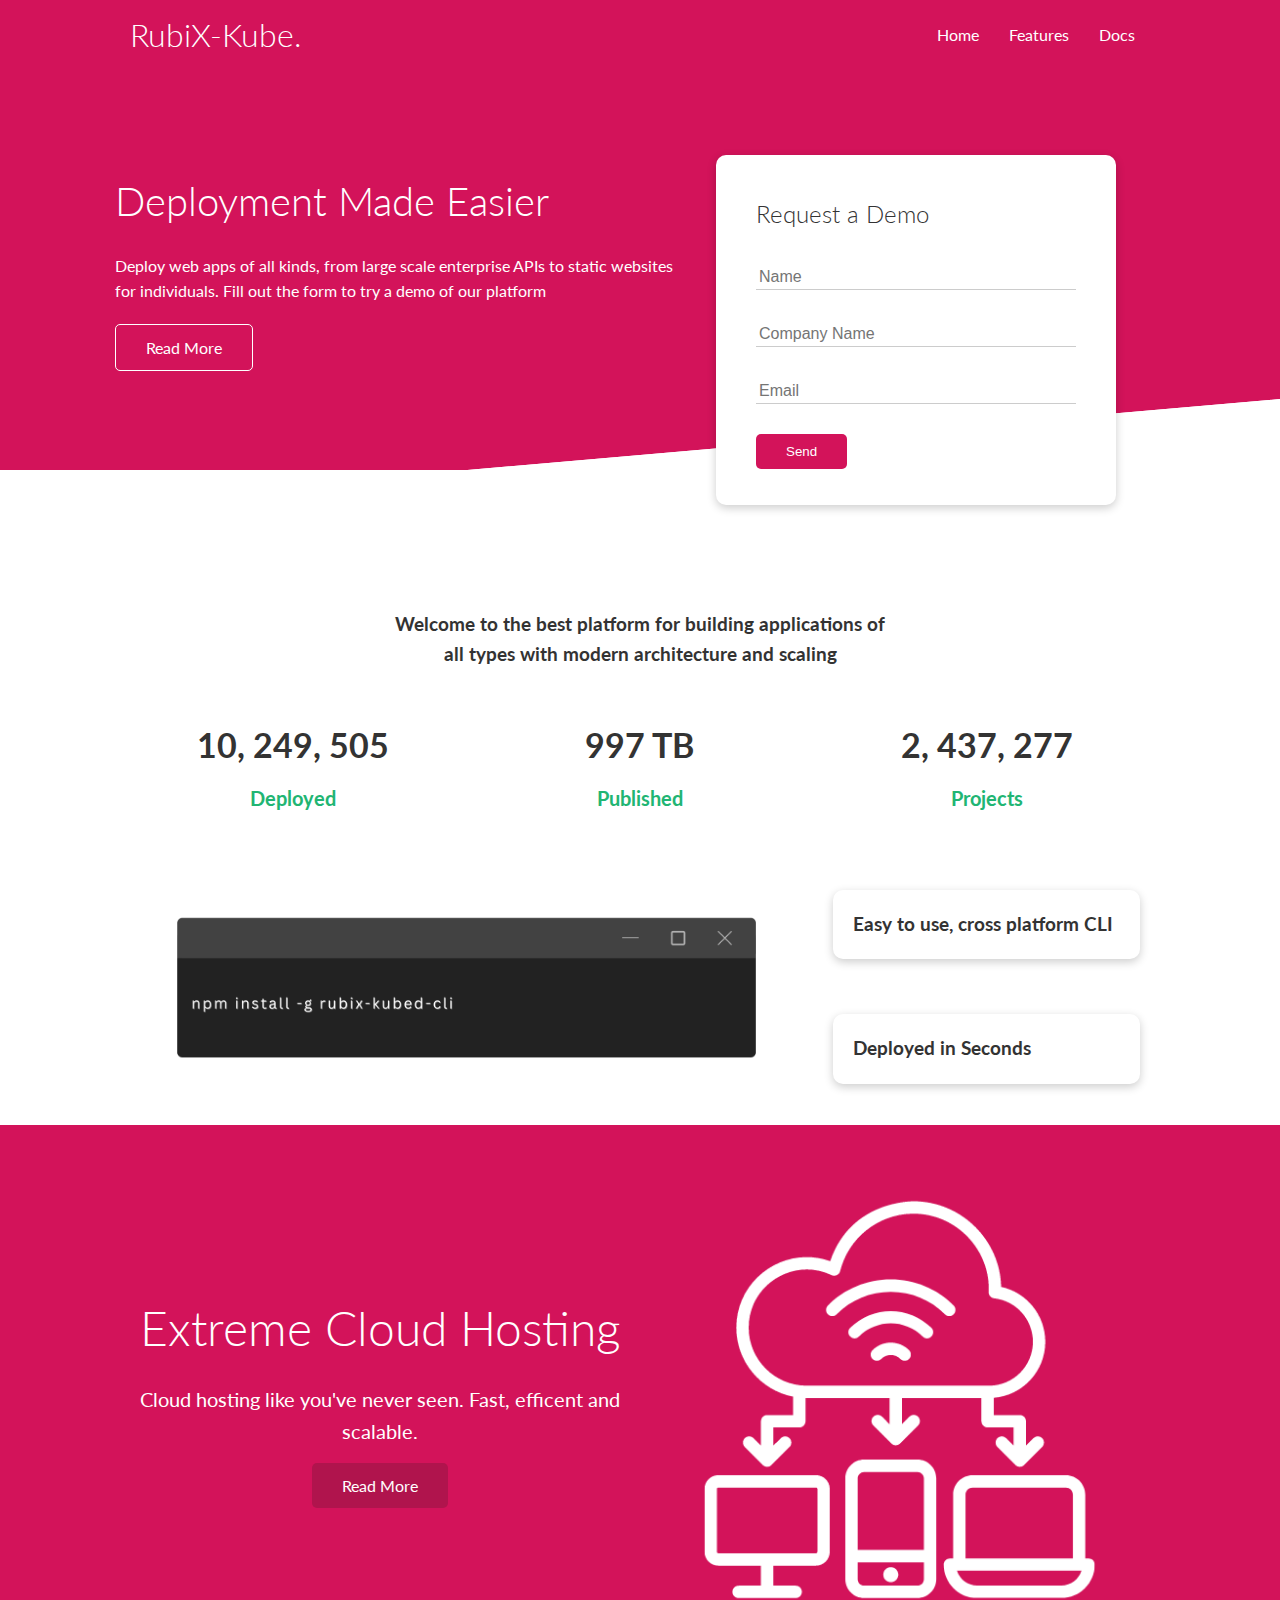
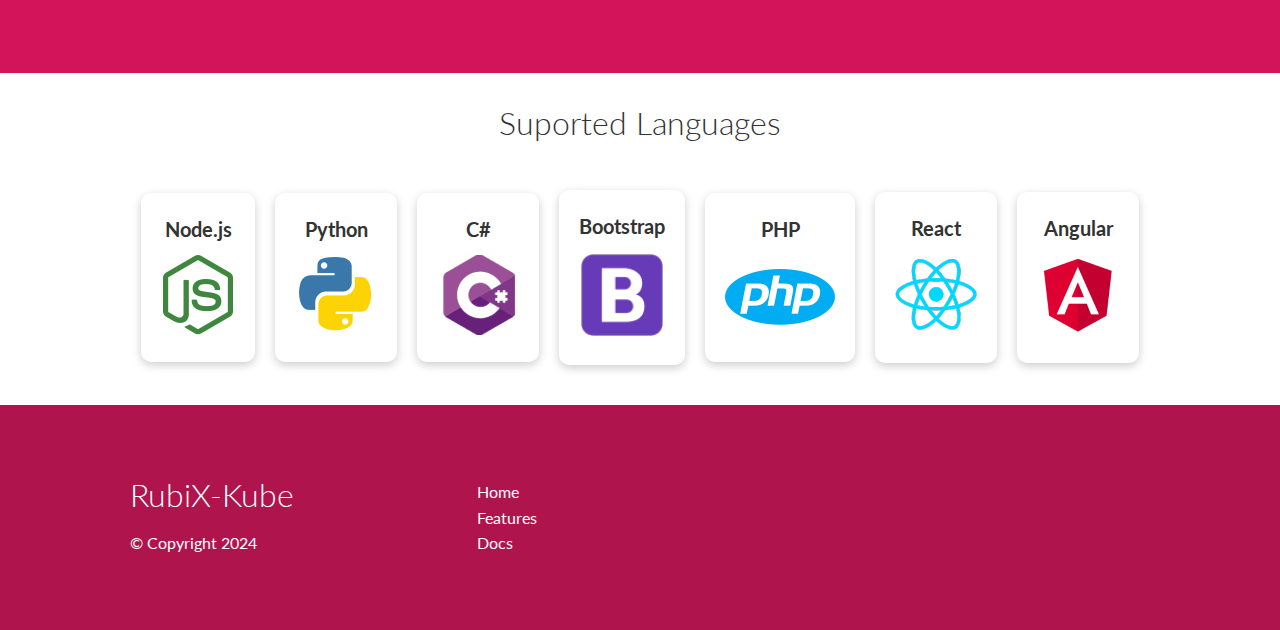
<file: index.html>
<!DOCTYPE html>
<html lang="en">
<head>
    <meta charset="UTF-8">
    <meta name="viewport" content="width=device-width, initial-scale=1.0">
    <link rel="stylesheet" href="css/utilities.css">
    <link rel="stylesheet" href="css/stylesheet.css">
    <link rel="stylesheet" href="https://cdnjs.cloudflare.com/ajax/libs/font-awesome/6.5.1/css/all.min.css" integrity="sha512-DTOQO9RWCH3ppGqcWaEA1BIZOC6xxalwEsw9c2QQeAIftl+Vegovlnee1c9QX4TctnWMn13TZye+giMm8e2LwA==" crossorigin="anonymous" referrerpolicy="no-referrer" />
    <link rel="icon" type="images/x-icon" href="images/favicon.png">
    <title>RubriX-Kube | Cloud Hosting for Everyone </title>
</head>
<body>
    <!-- Navbar -->
    <div class="navbar">
        <div class="container flex">
            <h1 class="logo">RubiX-Kube.</h1>
            <nav>
                <ul>
                    <li><a href="index.html">Home</a></li>
                    <li><a href="features.html">Features</a></li>
                    <li><a href="docs.html">Docs</a></li>
                </ul>
            </nav>
        </div>
    </div>
 
    <!-- Hero -->
    <section class="hero">
        <div class="container grid">
            <div class="hero-text">
                <h1>Deployment Made Easier</h1>
                <p>Deploy web apps of all kinds, from large scale enterprise APIs to static websites for individuals. Fill out the form to try a demo of our platform</p>
                <a href="features.html" class="btn btn-outline">Read More</a>
            </div>
            <div class="hero-form card">
                <h2>Request a Demo</h2>
                <form>
                    <div class="form-control">
                        <input type="text" name="name" id="name" placeholder="Name" required>
                    </div>
                    <div class="form-control">
                        <input type="text" name="company" id="company" placeholder="Company Name" required>
                    </div>
                    <div class="form-control">
                        <input type="email" name="email" id="Email" placeholder="Email">
                    </div>
                    <input type="submit" value="Send" class="btn btn-primary">
                </form>
            </div>
        </div>
       
    </section>
 
    <!-- Stats -->
    <section class="stats">
        <div class="container">
            <h3 class="stats-heading text-center my-1">
                Welcome to the best platform for building applications of all types with modern architecture and scaling
            </h3>
            <div class="grid grid-3 text-center my-4">
                <div>
                    <i class="fas fa-server fa-3x"></i>
                    <h3>10, 249, 505</h3>
                    <p class="text-secondary">Deployed</p>
                </div>
                <div>
                    <i class="fas fa-cloud-arrow-up fa-3x"></i>
                    <h3>997 TB</h3>
                    <p class="text-secondary">Published</p>
                </div>
                <div>
                    <i class="fas fa-project-diagram fa-3x"></i>
                    <h3>2, 437, 277</h3>
                    <p class="text-secondary">Projects</p>
                </div>
            </div>
 
        </div>
    </section>
    <!-- Cli -->
    <section class="cli">
        <div class="container grid">
            <img src="images/cli.png" alt="Cli">
            <div class="card">
                <h3>Easy to use, cross platform CLI</h3>
            </div>
            <div class="card">
                <h3>Deployed in Seconds</h3>
            </div>
        </div>
    </section>
 
    <!-- Cloud -->
   <section class="cloud bg-primary my-2 py-2">
        <div class="container grid">
            <div class="text-center">
                <h2 class="lg">Extreme Cloud Hosting</h2>
                <p class="lead my-1">Cloud hosting like you've never seen. Fast, efficent and scalable.</p>
                <a href="features.html" class="btn btn-dark">Read More</a>
            </div>
            <img src="images/cloud.png" alt="">
        </div>
    </section>
 
    <!-- Languages -->
    <section class="languages">
        <h2 class="md text-center my-2">
            Suported Languages
        </h2>
        <div class="container flex">
            <div class="card">
                <h4>Node.js</h4>
                <img src="images/logos/node.png" alt="">
            </div>
            <div class="card">
                <h4>Python</h4>
                <img src="images/logos/python.png" alt="">
            </div>
            <div class="card">
                <h4>C#</h4>
                <img src="images/logos/csharp.png" alt="">
            </div>
            <div class="card">
                <h4>Bootstrap</h4>
                <img src="images/logos/bootstrap.png" alt="">
            </div>
            <div class="card">
                <h4>PHP</h4>
                <img src="images/logos/php.png" alt="">
            </div>
            <div class="card">
                <h4>React</h4>
                <img src="images/logos/react.png" alt="">
            </div>
            <div class="card">
                <h4>Angular</h4>
                <img src="images/logos/angular.png" alt="">
            </div>
        </div>
    </section>
    <!--  Footer -->
    <footer class="footer bg-dark py-5">
        <div class="container grid grid-3">
            <div>
                <h1>RubiX-Kube</h1>
                <p>&copy; Copyright 2024</p>
            </div>
            <nav>
                <ul>
                    <li><a href="index.html">Home</a></li>
                    <li><a href="features.html">Features</a></li>
                    <li><a href="docs.html">Docs</a></li>
                </ul>
            </nav>
            <div class="social">
                <a href="https://github.com" target="_blank"><i class="fab fa-github  fa-2x"></i></a>
                <a href="https://www.facebook.com" target="_blank"><i class="fab fa-facebook  fa-2x"></i></a>
                <a href="https://www.instagram.com" target="_blank"><i class="fab fa-instagram  fa-2x"></i></a>
                <a href="https://twitter.com" target="_blank"><i class="fab fa-x-twitter  fa-2x"></i></a>
            </div>
        </div>
    </footer>
   
</body>
</html>
</file>
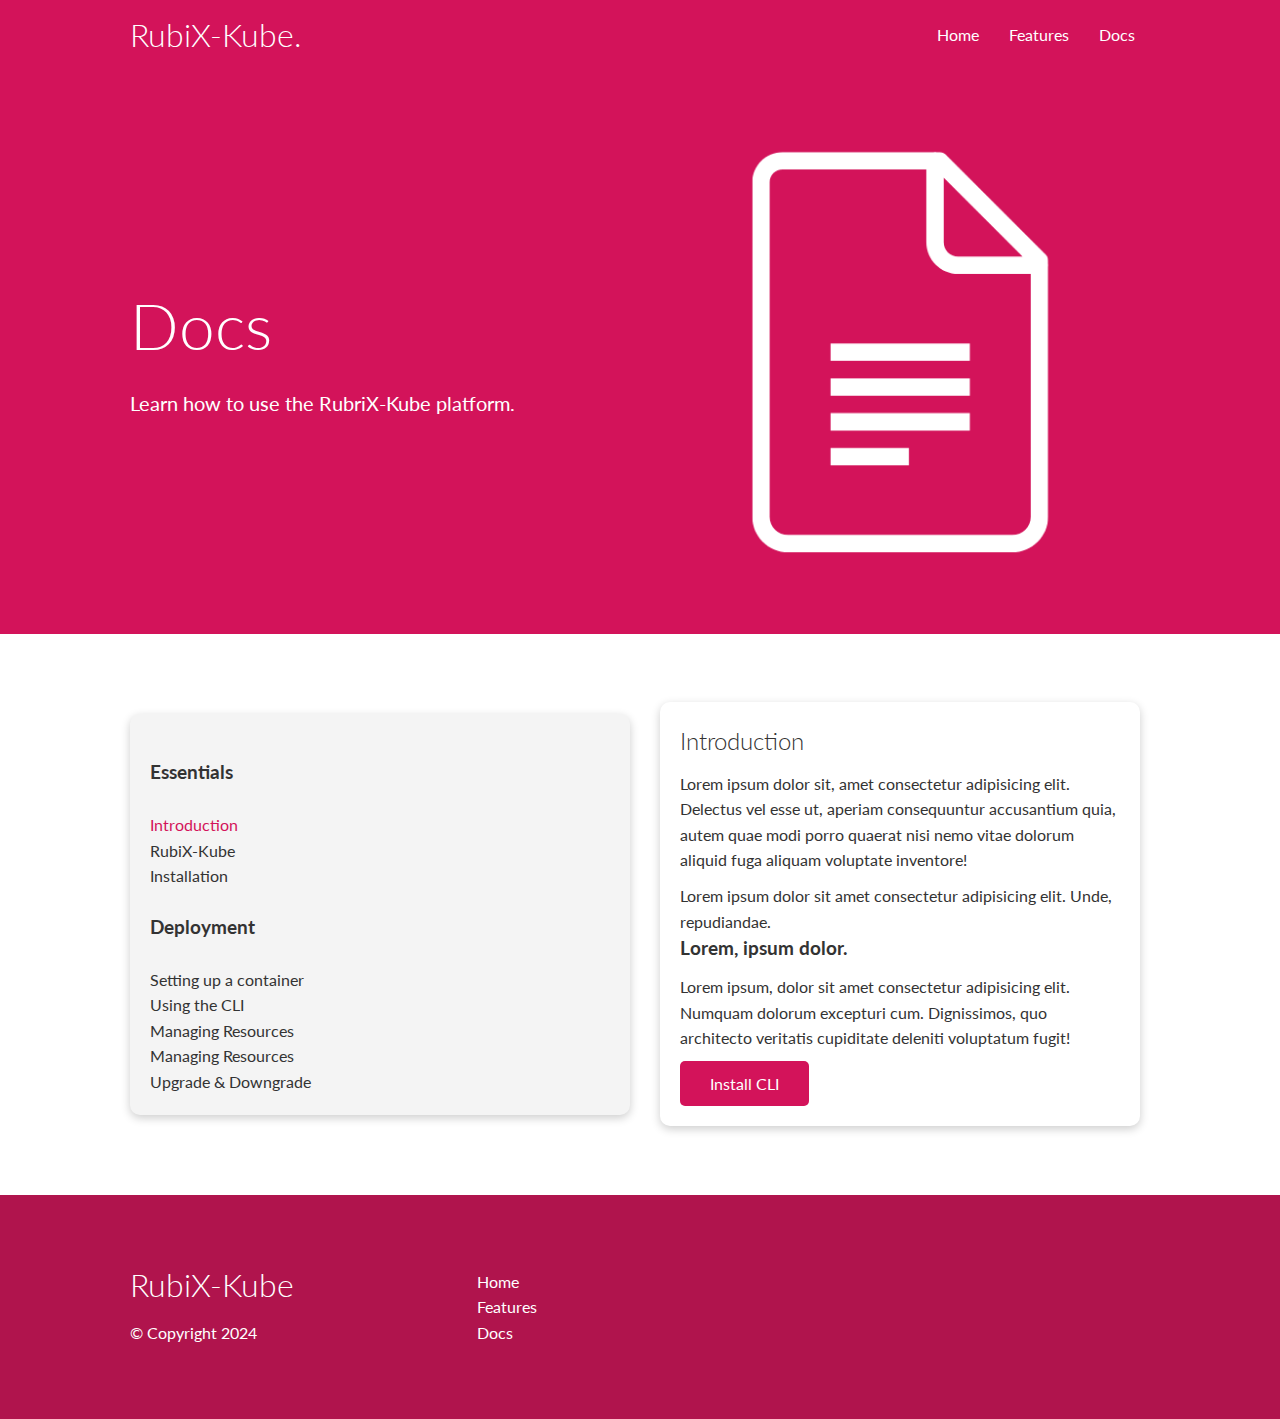
<file: docs.html>
<!DOCTYPE html>
<html lang="en">
<head>
    <meta charset="UTF-8">
    <meta name="viewport" content="width=device-width, initial-scale=1.0">
    <link rel="stylesheet" href="css/utilities.css">
    <link rel="stylesheet" href="css/stylesheet.css">
    <link rel="stylesheet" href="https://cdnjs.cloudflare.com/ajax/libs/font-awesome/6.5.1/css/all.min.css" integrity="sha512-DTOQO9RWCH3ppGqcWaEA1BIZOC6xxalwEsw9c2QQeAIftl+Vegovlnee1c9QX4TctnWMn13TZye+giMm8e2LwA==" crossorigin="anonymous" referrerpolicy="no-referrer" />
    <title>RubriX-Kube | Cloud Hosting for Everyone </title>
</head>
<body>
    <!-- Navbar -->
    <div class="navbar">
        <div class="container flex">
            <h1 class="logo">RubiX-Kube.</h1>
            <nav>
                <ul>
                    <li><a href="index.html">Home</a></li>
                    <li><a href="features.html">Features</a></li>
                    <li><a href="docs.html">Docs</a></li>
                </ul>
            </nav>
        </div>
    </div>
 
      <!-- Head -->
      <section class="docs-head bg-primary py-3">
        <div class="container grid">
            <div>
                <h1 class="xl">Docs</h1>
                <p class="lead">
                    Learn how to use the RubriX-Kube platform.
                </p>
            </div>
            <img src="images/docs.png" alt="Docs">
        </div>
    </section>
 
    <!-- Docs Main -->
    <section class="docs-main my-4">
        <div class="container grid">
            <div class="card bg-light p-3">
                <h3 class="my-2">Essentials</h3>
                <nav>
                    <ul>
                        <li><a class="text-primary" href="#">Introduction</a></li>
                        <li><a href="#">RubiX-Kube</a></li>
                        <li><a href="#">Installation</a></li>
                    </ul>
                </nav>
                <h3 class="my-2">Deployment</h3>
                <nav>
                    <ul>
                        <li><a href="#">Setting up a container</a></li>
                        <li><a href="#">Using the CLI</a></li>
                        <li><a href="#">Managing Resources</a></li>
                        <li><a href="#">Managing Resources</a></li>
                        <li><a href="#">Upgrade & Downgrade</a></li>
                    </ul>
                </nav>
            </div>
            <div class="card">
                <h2>Introduction</h2>
                <p>Lorem ipsum dolor sit, amet consectetur adipisicing elit. Delectus vel esse ut, aperiam consequuntur accusantium quia, autem quae modi porro quaerat nisi nemo vitae dolorum aliquid fuga aliquam voluptate inventore!</p>
                <div class="alert alert-success">
                    <i class="fas fa-info"></i> Lorem ipsum dolor sit amet consectetur adipisicing elit. Unde, repudiandae.
                </div>
                <h3>Lorem, ipsum dolor.</h3>
                <p>Lorem ipsum, dolor sit amet consectetur adipisicing elit. Numquam dolorum excepturi cum. Dignissimos, quo architecto veritatis cupiditate deleniti voluptatum fugit!</p>
                <a href="#" class="btn btn-primary">Install CLI
                </a>
            </div>
        </div>
    </section>
   
    <!--  Footer -->
    <footer class="footer bg-dark py-5">
        <div class="container grid grid-3">
            <div>
                <h1>RubiX-Kube</h1>
                <p>&copy; Copyright 2024</p>
            </div>
            <nav>
                <ul>
                    <li><a href="index.html">Home</a></li>
                    <li><a href="features.html">Features</a></li>
                    <li><a href="docs.html">Docs</a></li>
                </ul>
            </nav>
            <div class="social">
                <a href="https://github.com" target="_blank"><i class="fab fa-github  fa-2x"></i></a>
                <a href="https://www.facebook.com" target="_blank"><i class="fab fa-facebook  fa-2x"></i></a>
                <a href="https://www.instagram.com" target="_blank"><i class="fab fa-instagram  fa-2x"></i></a>
                <a href="https://twitter.com" target="_blank"><i class="fab fa-x-twitter  fa-2x"></i></a>
            </div>
        </div>
    </footer>
   
</body>
</html>
</file>
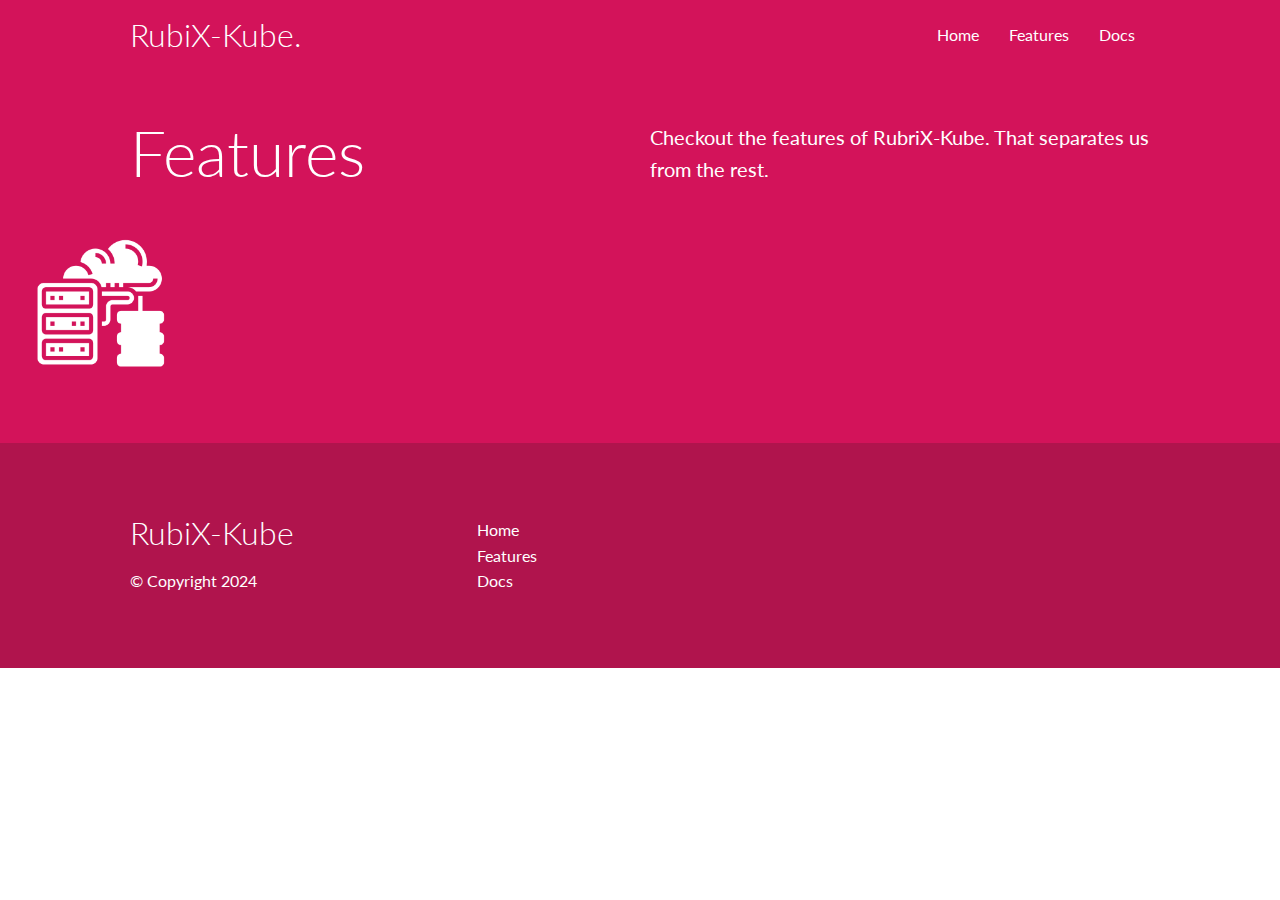
<file: features.html>
<!DOCTYPE html>
<html lang="en">
<head>
    <meta charset="UTF-8">
    <meta name="viewport" content="width=device-width, initial-scale=1.0">
    <link rel="stylesheet" href="css/utilities.css">
    <link rel="stylesheet" href="css/stylesheet.css">
    <link rel="stylesheet" href="https://cdnjs.cloudflare.com/ajax/libs/font-awesome/6.5.1/css/all.min.css" integrity="sha512-DTOQO9RWCH3ppGqcWaEA1BIZOC6xxalwEsw9c2QQeAIftl+Vegovlnee1c9QX4TctnWMn13TZye+giMm8e2LwA==" crossorigin="anonymous" referrerpolicy="no-referrer" />
    <link rel="icon" type="images/x-icon" href="images/favicon.png">
    <title>RubriX-Kube | Cloud Hosting for Everyone </title>
</head>
<body>
    <!-- Navbar -->
    <div class="navbar">
        <div class="container flex">
            <h1 class="logo">RubiX-Kube.</h1>
            <nav>
                <ul>
                    <li><a href="index.html">Home</a></li>
                    <li><a href="features.html">Features</a></li>
                    <li><a href="docs.html">Docs</a></li>
                </ul>
            </nav>
        </div>
    </div>
 <!--Head-->
   <section class="features-head bg-primary py-3">
    <div class="container grid">
        <h1 class="xl">Features</h1>
        <p class="lead">
            Checkout the features of RubriX-Kube. That separates us from the rest.
        </p>
    </div>
    <img src="images/server.png" alt="server">
   </section>
    <!--  Footer -->
    <footer class="footer bg-dark py-5">
        <div class="container grid grid-3">
            <div>
                <h1>RubiX-Kube</h1>
                <p>&copy; Copyright 2024</p>
            </div>
            <nav>
                <ul>
                    <li><a href="index.html">Home</a></li>
                    <li><a href="features.html">Features</a></li>
                    <li><a href="docs.html">Docs</a></li>
                </ul>
            </nav>
            <div class="social">
                <a href="https://github.com" target="_blank"><i class="fab fa-github  fa-2x"></i></a>
                <a href="https://www.facebook.com" target="_blank"><i class="fab fa-facebook  fa-2x"></i></a>
                <a href="https://www.instagram.com" target="_blank"><i class="fab fa-instagram  fa-2x"></i></a>
                <a href="https://twitter.com" target="_blank"><i class="fab fa-x-twitter  fa-2x"></i></a>
            </div>
        </div>
    </footer>
   
</body>
</html>
</file>
<file: css/utilities.css>
/* Utilities */
.container {
    max-width: 1100px;
    margin: 0 auto;
    overflow: auto;
    padding: 0 40px;
}
 
.card {
    background-color: #fff;
    color: #333;
    border-radius: 10px;
    box-shadow: 0 3px 10px rgba(0,0,0,0.2);
    padding: 20px;
    margin: 10px;
 
}
 
.btn {
    display: inline-block;
    padding: 10px 30px;
    cursor: pointer;
    background-color: var(--primary-color);
    color: #fff;
    border: none;
    border-radius: 5px;
}
 
.btn-outline {
    background-color: transparent;
    border: solid 1px #fff;
}
.btn:hover {
    transform: scale(.95);
}
 
.bg-primary,
.btn-primary {
    background-color: var(--primary-color);
    color: #fff;
}
.bg-secondary,
.btn-secondary {
    background-color: var(--secondary-color);
    color: #fff;
}
.bg-dark,
.btn-dark {
    background-color: var(--dark-color);
    color: #fff;
}
.bg-light,
.btn-light {
    background-color: var(--light-color);
    color: #333;
}
 
.bg-primary a,
.btn-primary a,
.bg-secondary a,
.btn-secondary a,
.bg-dark a,
.btn-dark a {
    color: #fff;
}
 
 
   
/* Text */
.text-center {
    text-align: center;
}
 
.text-primary {
    color: var(--primary-color);
   
}
.text-secondary {
    color: var(--secondary-color);
   
}
.text-dark {
    color: var(--dark-color);
   
}
.text-light {
    color: var(--light-color);
   
}
/*Text size */
.lead {
    font-size: 20px;
}

.sm {
    font-size: 1rem;
}

.md {
    font-size: 2rem;
}

.lg {
    font-size: 3rem;
}

.xl {
    font-size: 4rem;
}
 /*Alert*/

 
.flex {
    display: flex;
    justify-content: center;
    align-items: center;
    height: 100%;
}
 
.grid {
    display: grid;
    /*grid-template-columns: 300px 200px;*/
    /*grid-template-columns: 2fr 1fr;*/
   /* grid-template-columns: 1fr 1fr;*/
    grid-template-columns: repeat(2, 1fr);
    gap: 20px;
    justify-content: center;
    align-items: center;
    height: 100%;
}
 
.grid-3 {
    grid-template-columns: repeat(3, 1fr);
}
/* Margin for are my- */
/* rem unit is a css unity is amultiplier of the root elements (html tag) font size. If the root font size say html was 16px it would be 16px x (1)rem*/
.my-1 {
    margin: 1rem 0;
}
.my-2 {
    margin: 1.5rem 0;
}
.my-3 {
    margin: 2rem 0;
}
.my-4 {
    margin: 3rem 0;
}
.my-5 {
    margin: 4rem 0;
}
/* Places where we need margin all around (Remove 0 on copy paste)*/
.m-1 {
    margin: 1rem 0;
}
.m-2 {
    margin: 1.5rem 0;
}
.m-3 {
    margin: 2rem 0;
}
.m-4 {
    margin: 3rem 0;
}
.m-5 {
    margin: 4rem 0;
}
/* Padding for are py- */
/* rem unit is a css unity is amultiplier of the root elements (html tag) font size. If the root font size say html was 16px it would be 16px x (1)rem*/
.py-1 {
    padding: 1rem 0;
}
.py-2 {
    padding: 1.5rem 0;
}
.py-3 {
    padding: 2rem 0;
}
.py-4 {
    padding: 3rem 0;
}
.py-5 {
    padding: 4rem 0;
}
 
.p-1 {
    margin: 1rem 0;
}
.p-2 {
    margin: 1.5rem 0;
}
.p-3 {
    margin: 2rem 0;
}
.p-4 {
    margin: 3rem 0;
}
.p-5 {
    margin: 4rem 0;
}
</file>
<file: css/stylesheet.css>
@import url('https://fonts.googleapis.com/css2?family=Lato:wght@300&display=swap');
 
:root {
    --primary-color: #d3135a;
    --secondary-color: #21b573;
    --dark-color: #b0144d;
    --light-color: #f4f4f4;
}
 
*{
    box-sizing: border-box;
    padding: 0;
    margin: 0;
}
 
body {
    font-family: 'LAto', sans-serif;
    color: #333;
    line-height: 1.6;
   
}
 
ul {
    list-style-type: none;
}
 
a {
    text-decoration: none;
    color: #333;
}
 
h1,
h2 {
    font-weight: 300;
}
 
p {
    margin: 10px 0;
}
 
img {
    width: 100%;
}
 
/* Navbar */
 
.navbar {
    background-color: var(--primary-color);
    color: #fff;
    height: 70px;
}
 
.navbar ul {
    display: flex;
}
 
.navbar a {
    color: #fff;
    padding: 10px;
    margin: 0 5px;
}
 
.navbar a:hover {
    border-bottom: solid 2px #fff;
}
 
.navbar .flex {
    justify-content: space-between;
}
 
/* Hero */
 
.hero {
 
    height: 400px;
    background-color: var(--primary-color);
    color: #fff;
    position: relative;
}
 
.hero h1 {
    font-size: 40px;
}
 
.hero p {
    margin: 20px 0;
}
 
.hero .grid {
    overflow: visible;
    grid-template-columns: 55% 45%;
    gap: 30px;
 
}
 
.hero-form {
    position: relative;
    top: 60px;
    height: 350px;
    width: 400px;
    padding: 40px;
    z-index: 100;
 
}
 
.hero-form .form-control {
    margin: 30px 0;
   
}
 
.hero-form input[type='text'],
.hero-form input[type='email'] {
    border: 0;
    border-bottom: solid 1px #ccc;
    width: 100%;
    padding: 3px;
    font-size: 16px;
}
 
.hero-form input:focus {
    outline: none;
}
 
.hero::before,
.hero::after {
    content: '';
    position: absolute;
    height: 100px;
    bottom: -85px;
    background-color: #fff;
    right: 0;
    left: 0;
    transform: skewY(-5deg);
}
 
/* Stats */
.stats {
    padding-top: 140px;
}
 
.stats-heading {
    max-width: 500px;
    margin: auto;
}
 
.stats .grid h3 {
    font-size: 34px;
}
 
 
.stats .grid p {
    font-size: 20px;
    font-weight: bold;
}
 
/* Cli */
 
.cli .grid {
    grid-template-columns: repeat(3, 1fr);
    grid-template-rows: repeat(2, 1fr);
}
 
.cli .grid> *:first-child {
    grid-column: 1 / span 2;
    grid-row: 1 / span 2;
}
 
/* Cloud */
.cloud .grid {
    grid-template-columns: repeat(4fr, 3fr);
}
 
/* Languages */
.languages .flex {
    flex-wrap: wrap;
}
 
.languages .card {
    text-align: center;
    margin:18px 10px 40px ;
    transition: transform 0.2s ease-in;
}
 
.languages .card h4 {
    font-size: 20px;
    margin-bottom: 10px;
}
 
.languages .card:hover {
    transform: translateY(-15px)
}

/*Features*/

.features-head img {

    width: 200px;
    padding: 20px;
    

}
 
/* Footer */
.footer .social {
  margin: 0 10px;  
}
 
/* Tablet and under*/
@media(max-width: 768px) {
    .grid,
    .hero .grid,
    .stats .grid,
    .cli .grid {
        grid-template-columns: 1fr;
        grid-template-rows: 1fr;
    }
    .hero {
        height: auto;
    }
    .hero-text {
        text-align: center;
        margin: 40px;
 
    }
    .hero-form {
        justify-self: center;
    }
 
    .cli .grid> *:first-child {
        grid-column: 1;
        grid-row: 1;
    }
 
 
}
 
/* Mobile */
@media(max-width: 600px) {
    .navbar {
        height: 110px;  
    }
    .navbar .flex {
        flex-direction: column;
    }
    .navbar ul {
        padding: 10px;
        background-color: rgba(0,0,0,0.1);
    }
}
</file>
